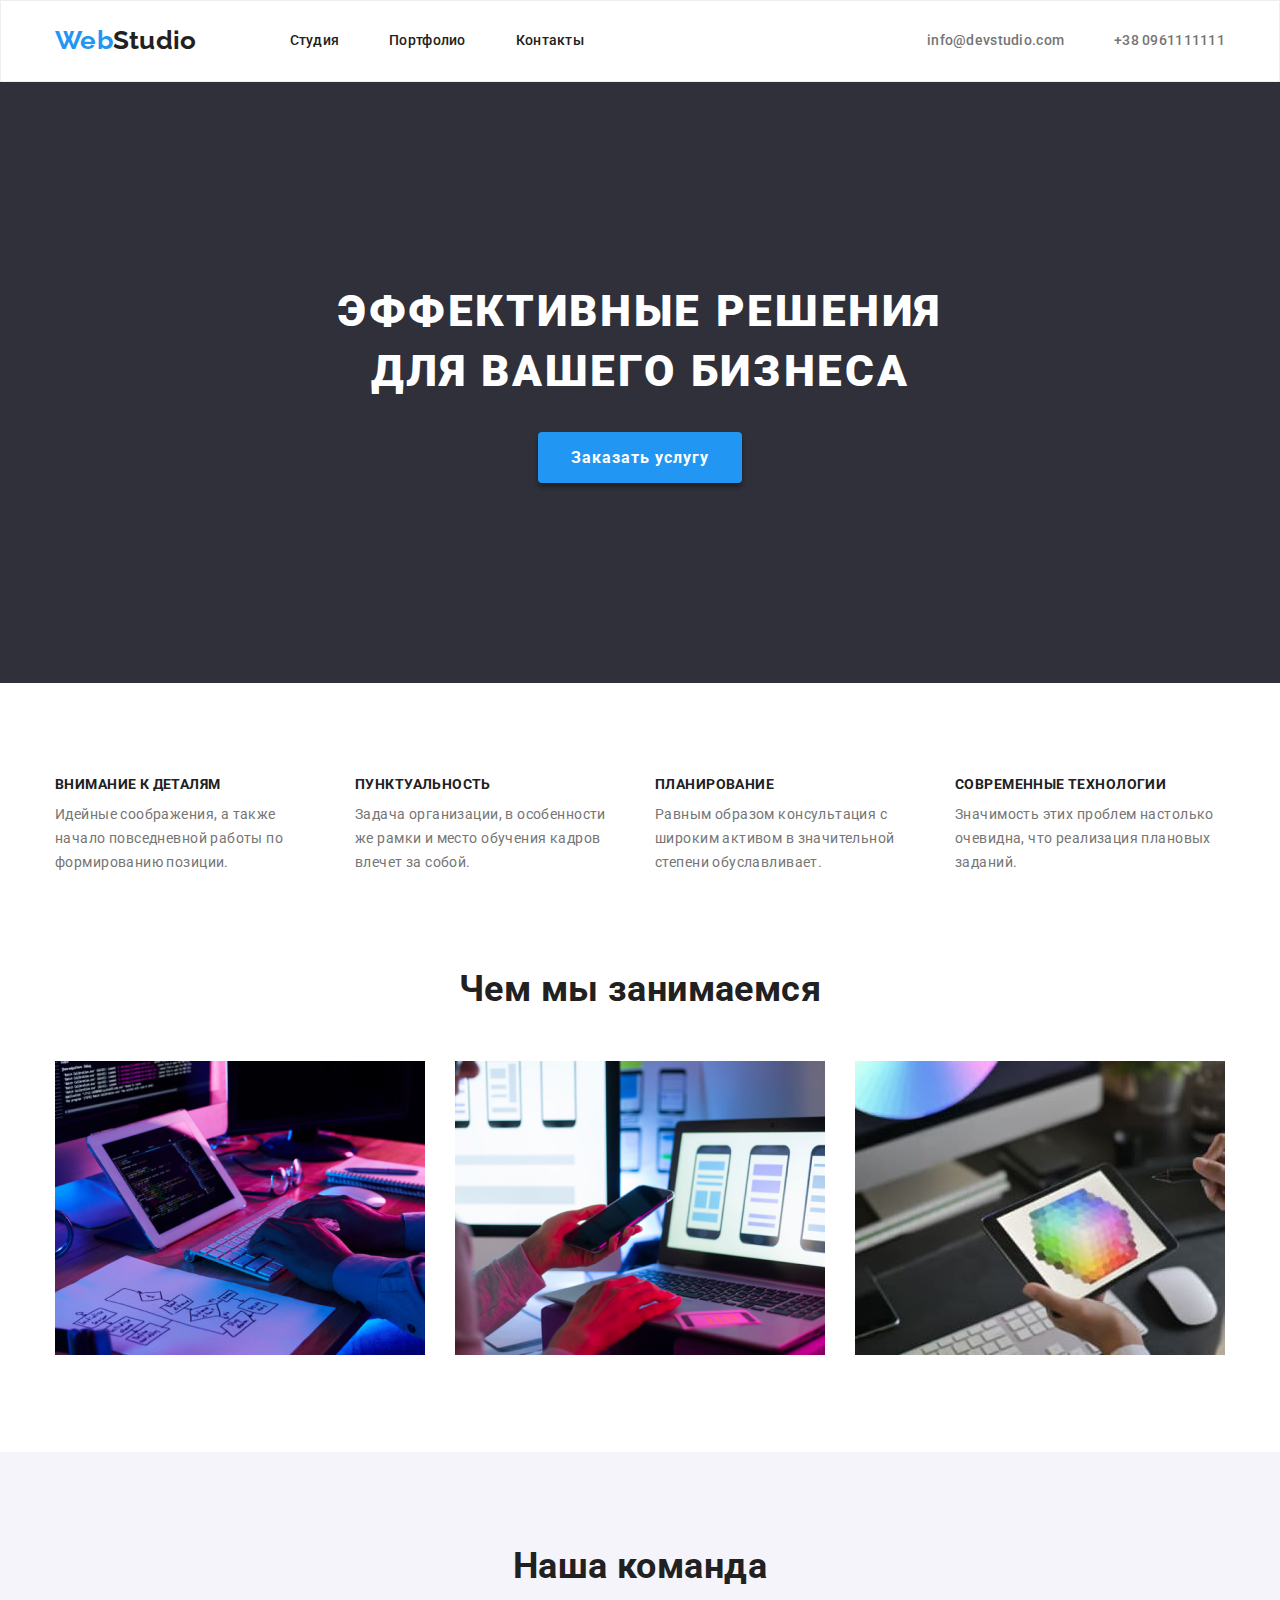
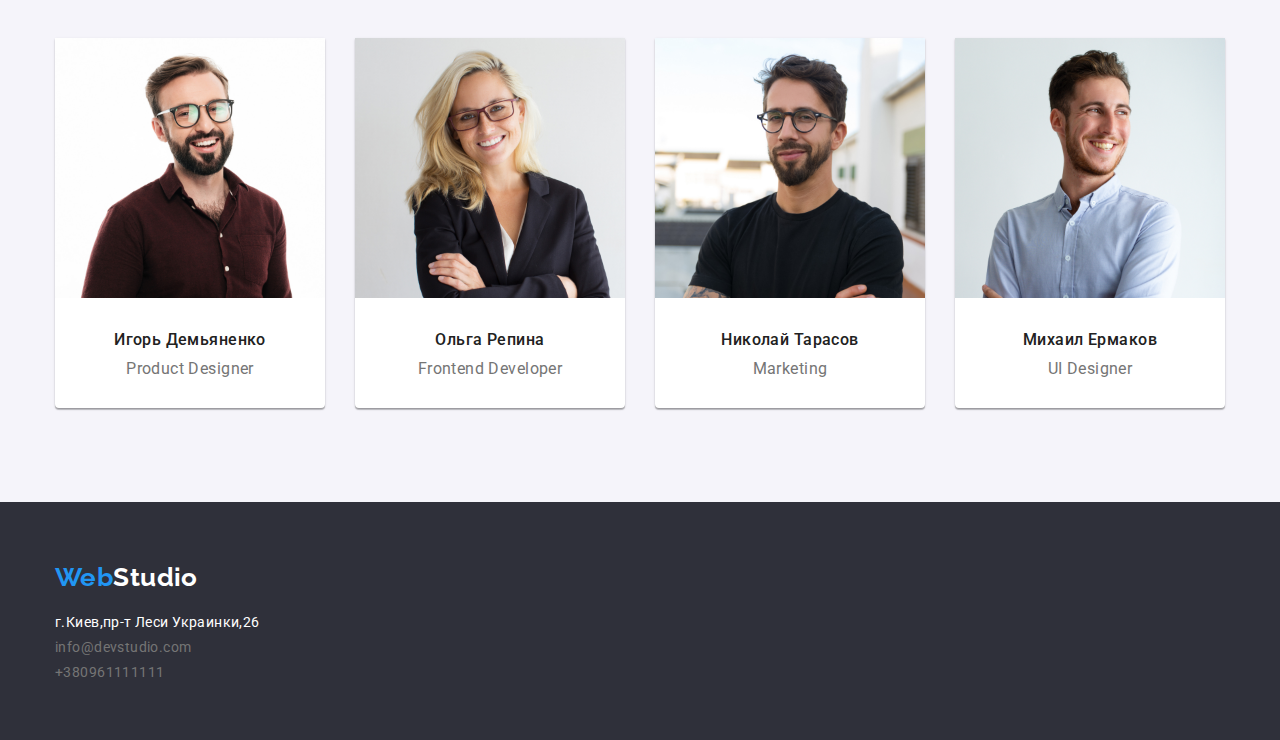
<file: index.html>
<!DOCTYPE html>
<html lang="ru">
<head>
    <meta charset="UTF-8">
    <meta http-equiv="X-UA-Compatible" content="IE=edge">
    <meta name="viewport" content="width=device-width, initial-scale=1.0">
    <title>WEbStudio</title>
    <link rel="preconnect" href="https://fonts.googleapis.com">
    <link rel="preconnect" href="https://fonts.gstatic.com" crossorigin>
    <link href="https://fonts.googleapis.com/css2?family=Raleway:wght@700&family=Roboto:wght@400;500;700;900&display=swap" rel="stylesheet">
    <link rel="stylesheet" href="https://cdnjs.cloudflare.com/ajax/libs/modern-normalize/1.1.0/modern-normalize.min.css">
    <link rel="stylesheet" href="./css/styles.css">
</head>
<body >
  <!--Шапка-->  
  <header class="header-page">
    <div class="container header-inner">
      <nav class="main-nav">
          <a lang="en" href="./index.html" class="logo"> <span class="logoweb">Web</span>Studio</a>
          <ul class=" site-nav list">
              <li class="item"><a href="./studio.html" class="link">Студия</a></li>
              <li class="item"><a href="./portfolio.html" class="link">Портфолио</a></li>
              <li class="item"><a href="" class="link">Контакты</a></li>
          </ul>
       </nav>
           <ul class=" auth-nav list">
              <!--Ссылка на адрес электроной почты-->
              <li class="item"><a href="mailto:info@devstudio.com" class="link">info@devstudio.com</a></li>
              <!--Ссылка на телефонній номер-->
              <li class="item"><a href="" class="link" >+38 0961111111</a></li>
          </ul>
    </div>
</header>
<!--Заказать услугу-->
    <main>
        <section class="hero">
            <div class="container">
                <h1 class="hero-title">Эффективные решения для вашего бизнеса</h1>
            <button type="button" class="first-button">Заказать услугу</button>
            </div>
        </section>
    <!--Чем занимаются на проекте-->
        <section class="section">
       <div class="container">
            <h2 class="section-title visually-hidden ">Наши преимущества</h2>
            <ul class="feature-list list">
                <li class="item">
                    <h3 class="title" >Внимание к деталям</h3>
                    <p>Идейные соображения, а также начало повседневной работы по формированию позиции.</p>
                </li>
                <li class="item">
                    <h3 class="title" >Пунктуальность</h3>
                    <p>Задача организации, в особенности же рамки и место обучения кадров влечет за собой.</p>
                </li>
                <li class="item">
                    <h3 class="title" >Планирование</h3>
                    <p>Равным образом консультация с широким активом в значительной степени обуславливает.</p>
                </li>
                <li class="item">
                    <h3 class="title" >Современные технологии</h3>
                    <p>Значимость этих проблем настолько очевидна, что реализация плановых заданий.</p>
                </li>
            </ul>
       </div>
        </section>
    <!--Картинки-->
        <section class="section image-section">
   <div class="container">
        <h2 class="section-title">Чем мы занимаемся</h2>
        <ul class="image-list list">
            <li class="item"><img src="./images/img.jpg" alt="Набираем html" width="370" height="294"></li>
            <li class="item"><img src="./images/img1.jpg" width="370" height="294" alt="Копируем на телефон"></li>
            <li class="item"><img src="./images/img2(2).jpg" width="370" height="294" alt="Картинка"></li>
        </ul>
   </div>
        </section>
        <!--Наша команда-->
        <section class="section-commands">
            <div class="container">
                <h2 class="section-title">Наша команда</h2>
                <ul class="commands-list list" >
                    <li class="item"><img src="./images/man1.jpg" width="270" height="260" alt="Игорь Демьяненко">
                        <h3 class="title-commands">Игорь Демьяненко</h3>
                        <p>Product Designer</p>
                    </li>
                    <li class="item"><img src="./images/woman.jpg" width="270" height="260" alt="Ольга Репина">
                        <h3 class="title-commands">Ольга Репина</h3>
                        <p>Frontend Developer</p>
                    </li>
                    <li class="item"><img src="./images/man2.jpg" width="270" height="260" alt="Николай Тарасов">
                        <h3 class="title-commands">Николай Тарасов</h3>
                        <p>Marketing</p>
                    </li>
                    <li class="item"><img src="./images/man3.jpg" width="270" height="260" alt="Михаил Ермаков">
                        <h3 class="title-commands">Михаил Ермаков</h3>
                        <p>UI Designer</p>
                    </li>
                </ul>
            </div>
        </section>
    </main>
<!--Финиш-->
<footer class="footer">
   <div class="container">
        <a lang="en" href="./index.html" class="logo-footer"> <span class="logoweb">Web</span>Studio</a>
        <address>
            <ul class="mail-list list">
                <li class="item"><a href="https://goo.gl/maps/913QoBTFxCLbHZBB8" class="link-footer" >г.Киев,пр-т Леси Украинки,26</a></li>
                <li class="item"><a href="mailto:info@devstudio.com" class="link-footer1">info@devstudio.com</a></li>
                <li class="item"><a href="" class="link-footer1">+380961111111</a></li>
            </ul>
        </address>
   </div>
</footer>
</body>
</html>
</file>
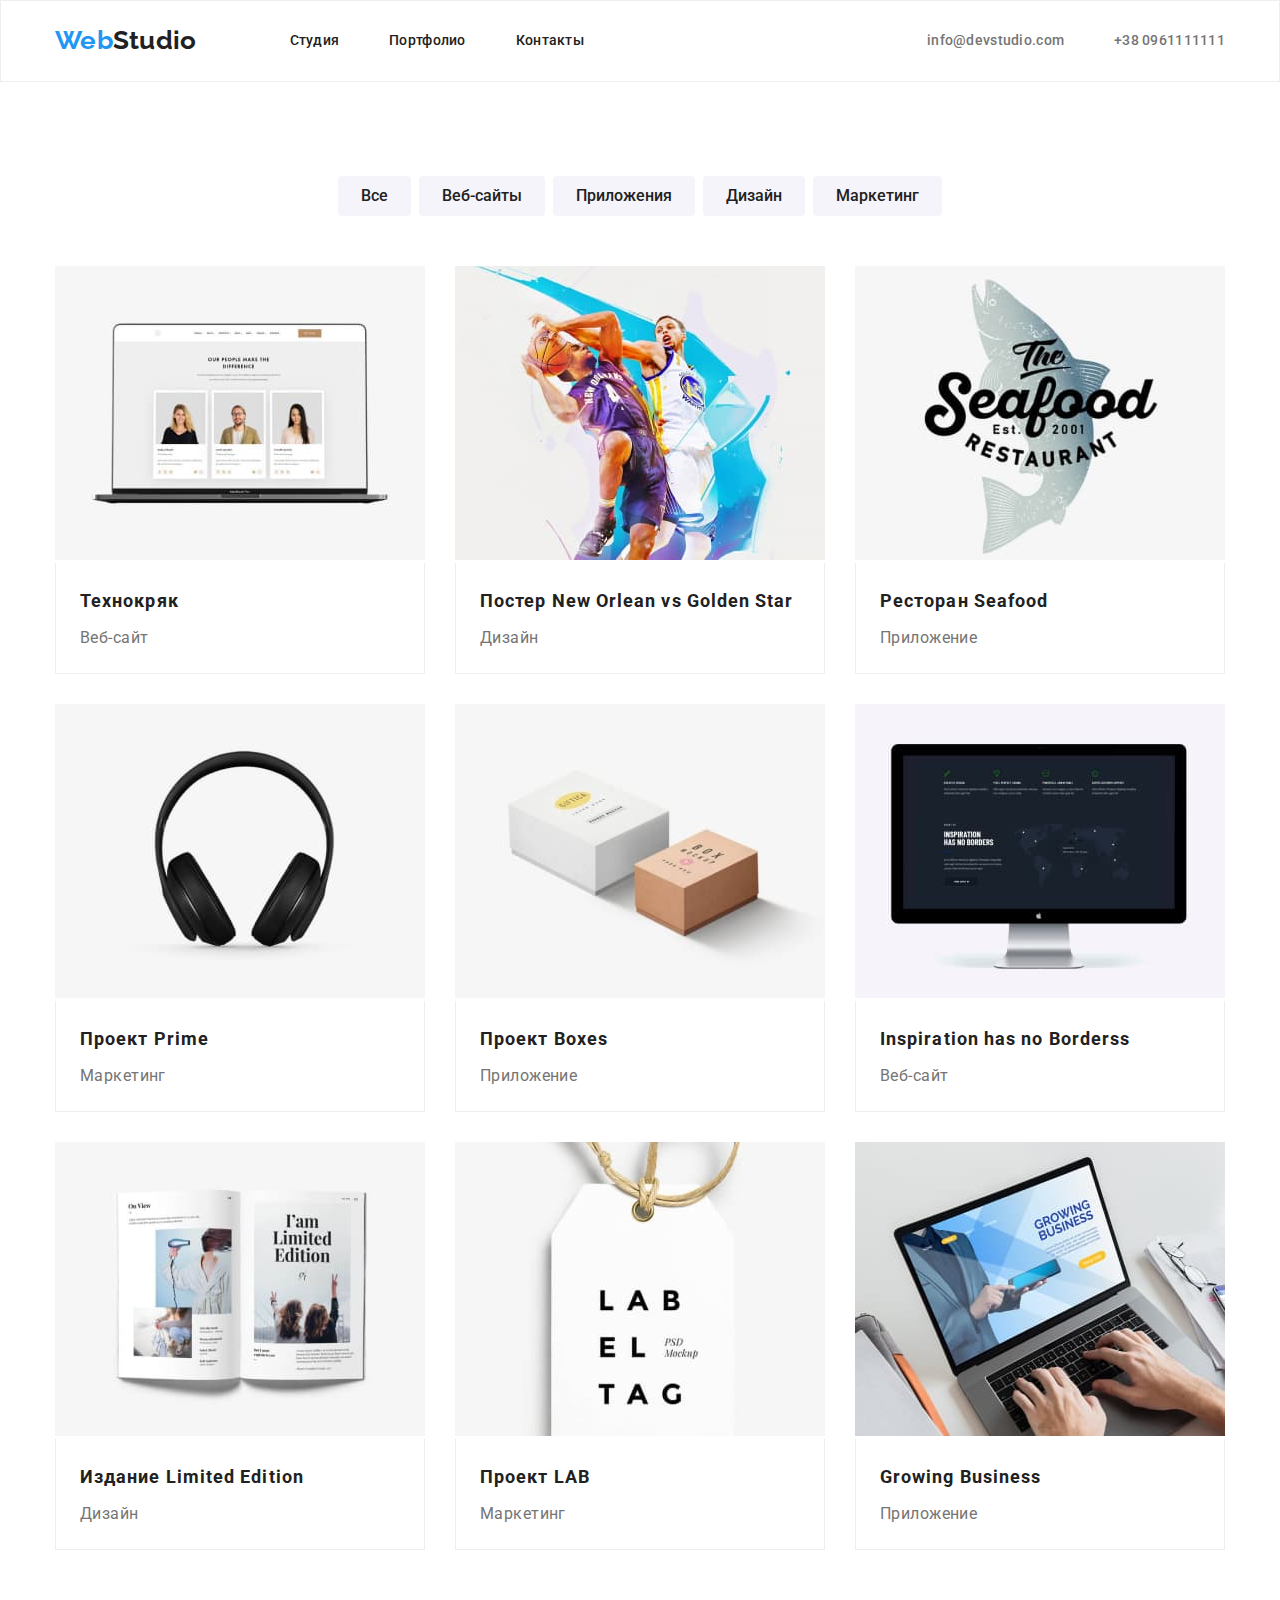
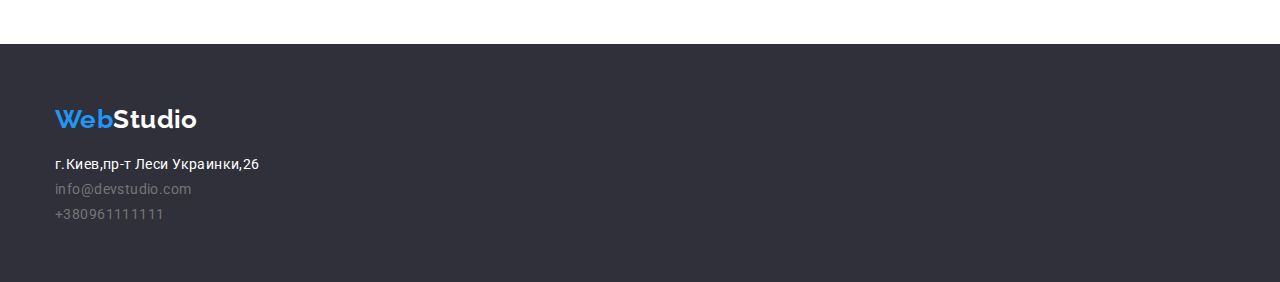
<file: portfolio.html>
<!DOCTYPE html>
<html lang="ru">
<head>
    <meta charset="UTF-8">
    <meta http-equiv="X-UA-Compatible" content="IE=edge">
    <meta name="viewport" content="width=device-width, initial-scale=1.0">
    <title>WEbStudio</title>
    <link rel="preconnect" href="https://fonts.googleapis.com">
    <link rel="preconnect" href="https://fonts.gstatic.com" crossorigin>
    <link href="https://fonts.googleapis.com/css2?family=Raleway:wght@700&family=Roboto:wght@400;500;700;900&display=swap" rel="stylesheet">
    <link rel="stylesheet" href="https://cdnjs.cloudflare.com/ajax/libs/modern-normalize/1.1.0/modern-normalize.min.css">
    <link rel="stylesheet" href="./css/styles.css">
</head>
<body >
  <!--Шапка-->  
    <header class="header-page">
         <div class="container header-inner">
           <nav class="main-nav">
               <a lang="en" href="./index.html" class="logo"> <span class="logoweb">Web</span>Studio</a>
               <ul class=" site-nav list">
                   <li class="item"><a href="./studio.html" class="link">Студия</a></li>
                   <li class="item"><a href="./portfolio.html" class="link">Портфолио</a></li>
                   <li class="item"><a href="" class="link">Контакты</a></li>
               </ul>
            </nav>
                <ul class=" auth-nav list">
                   <!--Ссылка на адрес электроной почты-->
                   <li class="item"><a href="mailto:info@devstudio.com" class="link">info@devstudio.com</a></li>
                   <!--Ссылка на телефонній номер-->
                   <li class="item"><a href="" class="link" >+38 0961111111</a></li>
               </ul>
         </div>
    </header>
    <!--Основная часть-->
    <main>
        <!--Кнопки-->
        <section class="section">
                <div class="container">
                    <h1 class="section-title visually-hidden ">Фильтра</h1>
                    <ul class="button-list list">
                        <li class="item"> <button type="button" class="secondary-button" >Все</button></li>
                        <li class="item"> <button type="button" class="secondary-button">Веб-сайты</button></li>
                        <li class="item"> <button type="button" class="secondary-button">Приложения</button></li>
                        <li class="item"> <button type="button" class="secondary-button">Дизайн</button></li>
                        <li class="item"> <button type="button" class="secondary-button">Маркетинг</button></li>
                    </ul>
                <!--Галерея-->
                        <ul class="picture-list list">
                            <li class="item">
                                <a href="" class="link">
                                    <img src="./images/Porto1.jpg" width="370" height="294" alt="Картинка Веб-сайт" >
                                   <div class="container-filter">
                                        <h2 class="title-filter">Технокряк</h2>
                                        <p class="title-p">Веб-сайт</p>
                                </div>
                                </a>
                            </li>
                            <li class="item">
                                <a href="" class="link">
                                    <img src="./images/Porto2.jpg" width="370" height="294" alt=" Картинка Дизайн">
                                    <div class="container-filter">
                                    <h2 class="title-filter">Постер New Orlean vs Golden Star</h2>
                                    <p class="title-p">Дизайн</p>
                                </div>
                            </a>
                            </li>
                            <li class="item">
                                <a href="" class="link">
                                    <img src="./images/porto3.jpg" width="370" height="294" alt="Картинка с названием ресторана">
                                    <div class="container-filter">
                                    <h2 class="title-filter">Ресторан Seafood</h2>
                                    <p class="title-p">Приложение</p> 
                                </div>
                                </a>
                                </li>
                            <li class="item">
                                <a href="" class="link">
                                    <img src="./images/poorto4.jpg" width="370" height="294" alt="Картинка с наушниками">
                                    <div class="container-filter">
                                    <h2 class="title-filter">Проект Prime</h2>
                                    <p class="title-p">Маркетинг</p>
                                </div>
                            </a>
                            </li>
                            <li class="item">
                                <a href="" class="link">
                                    <img src="./images/porto5.jpg" width="370" height="294" alt="Картинка с коробочками">
                                    <div class="container-filter">
                                    <h2 class="title-filter">Проект Boxes</h2>
                                    <p class="title-p">Приложение</p>
                                </div>
                                </a>
                            </li>
                            <li class="item">
                                <a href="" class="link">
                                    <img src="./images/porto6.jpg" width="370" height="294" alt="Картинка с монитором">
                                    <div class="container-filter">
                                    <h2 class="title-filter">Inspiration has no Borderss</h2>
                                    <p class="title-p">Веб-сайт</p>
                                </div>
                                </a>
                            </li>
                            <li class="item">
                                <a href="" class="link">
                                    <img src="./images/porto7.jpg" width="370" height="294" alt="Картинка открытый журнал">
                                    <div class="container-filter">
                                    <h2 class="title-filter">Издание Limited Edition</h2>
                                    <p class="title-p">Дизайн</p>
                                    </div>
                                </a>
                            </li>
                            <li class="item">
                                <a href="" class="link">
                                    <img src="./images/porto8.jpg" width="370" height="294" alt="Картинка Проект Лаб">
                                    <div class="container-filter">
                                    <h2 class="title-filter">Проект LAB</h2>
                                    <p class="title-p">Маркетинг</p>
                                    </div>
                                </a>
                            </li>
                            <li class="item">
                                <a href="" class="link">
                                    <img src="./images/porto9.jpg" width="370" height="294" alt="Картинка руки печатают на лаптопе">
                                    <div class="container-filter">
                                    <h2 class="title-filter">Growing Business</h2>
                                    <p class="title-p">Приложение</p>
                                </div>
                                </a>
                            </li>
                        </ul>
                    </div>
            
        </section>
    </main>
    <footer class="footer">
        <div class="container ">
             <a lang="en" href="./index.html" class="logo-footer"> <span class="logoweb">Web</span>Studio</a>
             <address class="footer-adress">
                 <ul class="mail-list list">
                     <li class="item"><a href="https://goo.gl/maps/913QoBTFxCLbHZBB8" class="link-footer" >г.Киев,пр-т Леси Украинки,26</a></li>
                     <li class="item"><a href="mailto:info@devstudio.com" class="link-footer1">info@devstudio.com</a></li>
                     <li class="item"><a href="" class="link-footer1">+380961111111</a></li>
                 </ul>
             </address>
        </div>
     </footer>
</body>
</html>
</file>
<file: css/styles.css>
:root{
    --primery-text-color: #757575; 
    --title-text-color: #212121;
    --accent-color: #2196F3; 
    --button-text-color: #ffffff;
    --primery-bg--color: #2F303A;
    --button-bg-color: #F5F4FA;
    --portfolio-bg-color: #E5E5E5;  
    --border-image: #EEEEEE; 
    --bg-button-a: rgba(245, 244, 250, 1);
}

body{
    background-color:var(--button-text-color);
    color:var(--title-text-color);
    font-family: 'Roboto', sans-serif;
    font-size: 14px;
    letter-spacing: 0.03em;
   
}
.container{
    width: 1200px;
    padding-left: 15px;
    padding-right: 15px;
    margin: 0 auto;
    
}

.list {
    list-style: none;
    padding: 0;
    margin: 0;

}
h1, h2, h3, p {
    margin-top: 0;
    margin-bottom: 0;
}

.header-page{
    font-weight: 500;
    line-height: 1.14;
    letter-spacing: 0.02em;
    border: 1px solid var(--border-image);
    }
 
.header-inner{
    display: flex;
    align-items: center;
    justify-content: space-between;
}
.main-nav{
    display: flex;
    align-items: center;
}

/*Logo*/

.logo{
    color: var(--title-text-color);
    
}
.logoweb{
    color: var(--accent-color) ;
}

.logo,.logoweb,.logo-footer{
    font-family: 'Raleway',sans-serif;
    font-weight: 700;
    font-size: 26px;
    line-height: 1.2;
    text-decoration: none;
    cursor: default;
    display: flex;
  }

/*Link*/
.site-nav{
    display: flex;
    margin-left: 93px;
    white-space: nowrap;
}
.site-nav .item + .item{
    
    margin-left: 50px;
}

.site-nav .link{
    display: block;
    padding-top: 32px;
    padding-bottom: 32px;

    color:var(--title-text-color);

    text-decoration: none;
    cursor: pointer;

  
 }

.site-nav .link:hover,
.site-nav .link:focus {
    color: var(--accent-color);
}

.auth-nav{
    display: flex;
    white-space: nowrap;


}
.auth-nav .item + .item{
    margin-left: 50px;
}

.auth-nav .link{
    display: block;
    padding-top: 32px;
    padding-bottom: 32px;
    color: var(--primery-text-color);
    text-decoration: none;
    cursor: pointer;

}

.auth-nav .link:hover,
.auth-nav .link:focus{
    color: var(--accent-color);
}
.auth-nav .link-footer{
    text-decoration: none;
    cursor: default;
}
.header-page .current{
    color: var(--accent-color);
}
    
 /*Main*/
.hero{
    background-color:var(--primery-bg--color); 
    padding: 200px 0 200px;
    text-align: center;
}

.hero-title{
    background-color:var(--primery-bg--color);
    color: var(--button-text-color);
    font-weight: 900;
    font-size: 44px;
    line-height: 1.36;
    letter-spacing: 0.06em;
    text-transform: uppercase;
    max-width: 696px;
    margin: 0 auto;
    margin-bottom: 30px;
   
}
/*button*/

.first-button{
    background-color: var(--accent-color);
    color: var(--button-text-color);
    cursor: pointer;
    font-family: 'Roboto',sans-serif;
    font-style: normal;
    font-weight: 700;
    font-size: 16px; ;
    line-height: 1.85;
    letter-spacing: 0.06em;
    margin:0 auto;
    display: inline-block;
    box-shadow: 0px 4px 4px var(--title-text-color);
    border-radius: 4px;
    min-width: 200px;
    padding: 10px 32px;
    border: 1px solid transparent;
 

 }

 .secondary-button {
    background-color: var(--bg-button-a);
    color: var(--title-text-color);
    font-family: 'Roboto',sans-serif;
    font-style: normal;
    font-weight: 500;
    font-size: 16px;
    line-height: 1.62;
    padding: 6px 22px;
    border-radius: 4px;
    border: 1px solid transparent;
 }

.secondary-button:hover, 
.secondary-button:focus{
    background-color:var(--accent-color);
    color: var(--button-text-color);
    cursor: pointer;}

/*Section*/
.feature-list, .image-list{
    display: flex;
    flex-wrap: wrap;

}
.feature-list .item{
    width: 270px;
    margin-right: 30px;
}
.feature-list .item:last-child{
    margin-right: 0;
}

.image-list .item{
    width: 370px;
    margin-right: 30px;
}
.image-list .item:last-child{
    margin-right: 0;
}
.commands-list{
    display: flex;
    flex-wrap: wrap;
    text-align: center;
    border: -2px;
}

.commands-list .item{
    width: 270px;
    margin-right: 30px;
    background:var(--button-text-color);
    box-shadow: 0px 1px 3px rgba(0, 0, 0, 0.12), 0px 1px 1px rgba(0, 0, 0, 0.14), 0px 2px 1px rgba(0, 0, 0, 0.2);
    border-radius: 0px 0px 4px 4px;

}

.commands-list .item:last-child{
    margin-right: 0;
}
.section-commands{
    background-color: var(--button-bg-color);

}
.section, .section-commands{
    padding-top: 94px;
    padding-bottom: 94px;
}
.image-section{
    padding-top: 0;
}
.section-title{
     font-weight: 700;
    font-size: 36px;
    line-height: 1.16;
    text-align: center;
    margin-bottom: 50px;
   
    }
    
.visually-hidden { 
     position: absolute; 
     width: 1px; 
     height: 1px; 
     margin: -1px; 
     border: 0; 
     padding: 0; 
     white-space: nowrap; 
     clip-path: inset(100%); 
     clip: rect(0 0 0 0); 
     overflow: hidden; 
} 

.title{
    font-weight: 700;
    line-height: 1.14 ;
    text-transform: uppercase;
    font-size: 14px;
    margin-top: 0;
    margin-bottom: 10px;

   }
 

.section p{
    color: var(--primery-text-color);
    text-decoration: none;
    line-height: 1.71;

}

 .title-commands{
    color: var(--title-text-color);

    font-weight: 500;
    font-size: 16px;
    line-height: 1.18;
    margin-top: 30px;
    margin-bottom: 10px;

 }

.section-commands p{
    color: var(--primery-text-color);
    font-size: 16px;
    line-height: 1.18;
    margin-bottom: 30px;
}

.title-filter {
    color: var(--title-text-color);
    font-weight: 700;
    font-size: 18px;
    line-height: 2;
   letter-spacing: 0.06em;
   cursor: default;
   margin-bottom: 4px;
 }
   
 .section .title-p {
    color: var(--primery-text-color);
    font-size: 16px;
    line-height: 1.88;
    cursor: default;
   
 }
 .picture-list{
     display: flex;
     flex-wrap: wrap;
 }
.picture-list .item{
    width: 370px;
    margin-right: 30px;
    margin-bottom: 30px;
  
    

}
.picture-list .item:nth-child(3n){
    margin-right: 0;
}

.picture-list .item:nth-last-child(-n + 3){
    margin-bottom: 0;
}
.container-filter{
    border-right: 1px solid var(--border-image);
    border-left: 1px solid var(--border-image);
    border-bottom: 1px solid var(--border-image);
    padding: 20px 24px;
    
}

.button-list{
    display: flex;
    justify-content: center;
    margin-bottom: 50px;
    
}

.button-list .item + .item{
    margin-left: 8px;
}
/*Footer*/
 footer{
    background-color: var(--primery-bg--color);
    padding-top: 60px;
    padding-bottom: 60px;
 }
.logo-footer,
.link-footer{
     color: var(--button-text-color);
 }
 .logo-footer{
     margin-bottom: 20px;
 }
 
 .link-footer{
     font-style: normal;
     margin-bottom: 20px;
     text-decoration: none;
 }
.link-footer1{
     text-decoration: none;
     font-style: normal;
     cursor: default;
     color: var(--primery-text-color);
 }
 .link-mail{
     text-decoration: none;
     cursor: default;
     color: var(--primery-text-color);
     font-style: normal;
 }
.link{
    text-decoration: none;
}

.mail-list .item:not(:last-child){
    margin-bottom:9px ;

}
.footer-adress{
    margin-top: 20px;
}
</file>
